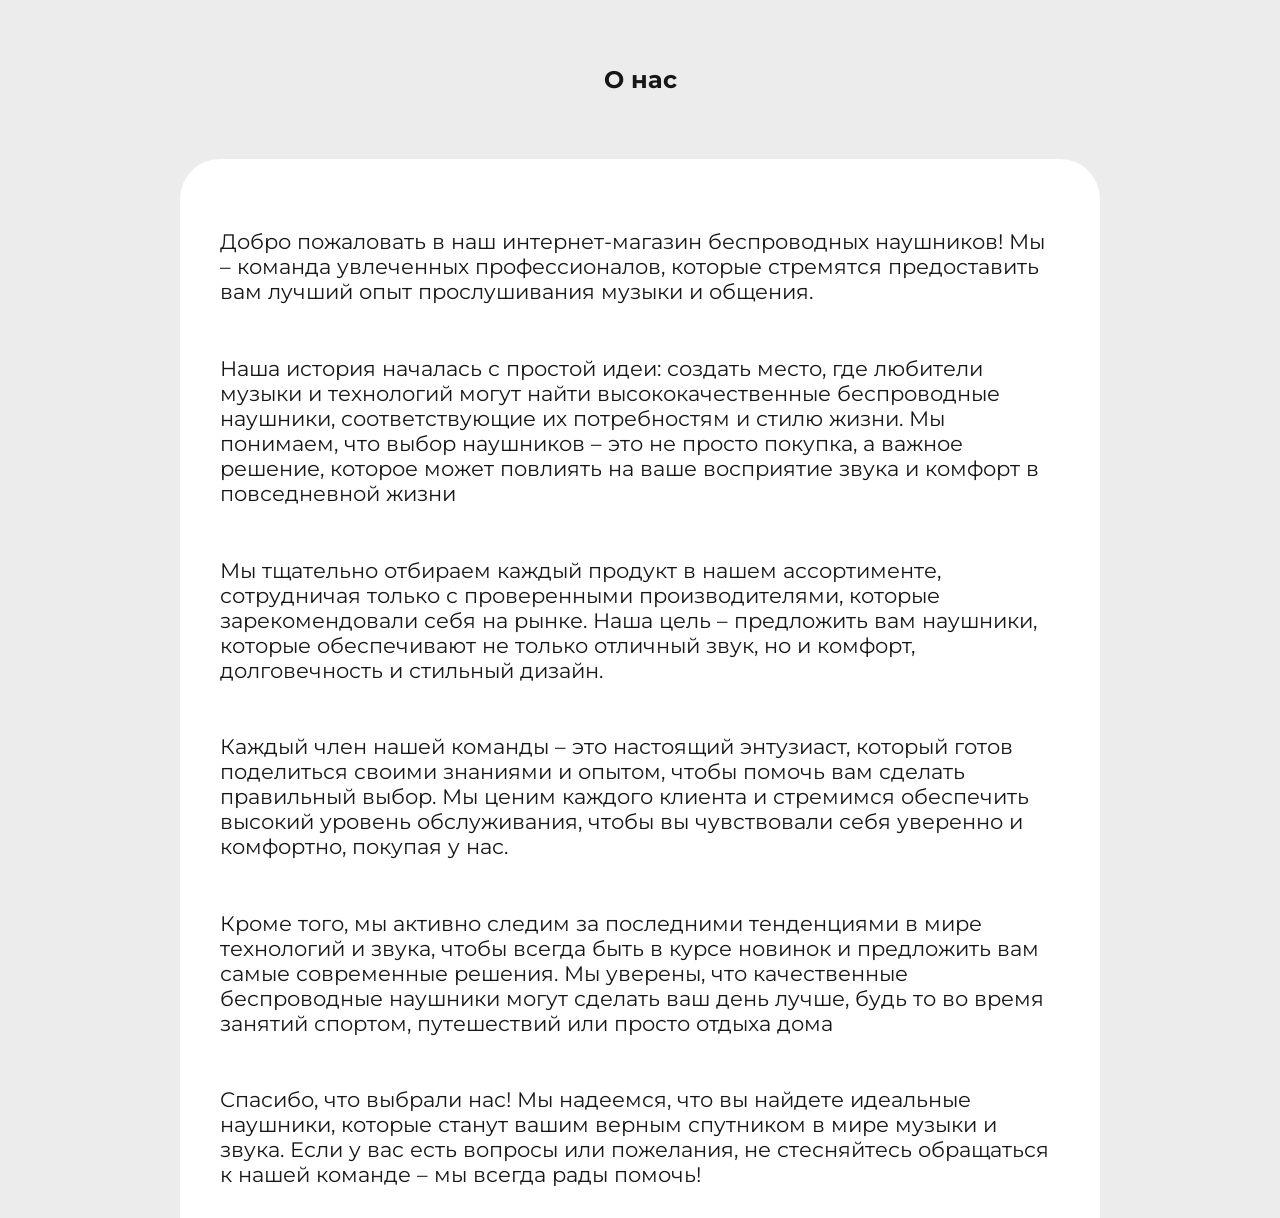
<file: aboutus.html>
<!DOCTYPE html>
<html lang="en">
<head>
    <meta charset="UTF-8">
    <meta name="viewport" content="width=device-width, initial-scale=1.0">
    <title>PowerTon | О нас</title>
    <link rel="stylesheet" href="about-us.css">
    <link rel="preconnect" href="https://fonts.googleapis.com">
    <link rel="preconnect" href="https://fonts.gstatic.com" crossorigin>
    <link href="https://fonts.googleapis.com/css2?family=Bruno+Ace&family=Montserrat:ital,wght@0,100..900;1,100..900&display=swap" rel="stylesheet">
    <link rel="preconnect" href="https://fonts.googleapis.com">
    <link rel="preconnect" href="https://fonts.gstatic.com" crossorigin>
    <link href="https://fonts.googleapis.com/css2?family=Bruno+Ace&family=Jura:wght@300..700&family=Montserrat:ital,wght@0,100..900;1,100..900&family=Roboto:ital,wght@0,100;0,300;0,400;0,500;0,700;0,900;1,100;1,300;1,400;1,500;1,700;1,900&display=swap" rel="stylesheet">
</head>
<body>
    <div class="main-about-us">
        <div class="header">
            <h3>О нас</h3>
        </div>
            <div class="main-about-us-text">
                <p>Добро пожаловать в наш интернет-магазин беспроводных наушников! Мы – команда увлеченных профессионалов, которые стремятся предоставить вам лучший опыт прослушивания музыки и общения.</p>
                <p>Наша история началась с простой идеи: создать место, где любители музыки и технологий могут найти высококачественные беспроводные наушники, соответствующие их потребностям и стилю жизни. Мы понимаем, что выбор наушников – это не просто покупка, а важное решение, которое может повлиять на ваше восприятие звука и комфорт в повседневной жизни</p>
                <p>Мы тщательно отбираем каждый продукт в нашем ассортименте, сотрудничая только с проверенными производителями, которые зарекомендовали себя на рынке. Наша цель – предложить вам наушники, которые обеспечивают не только отличный звук, но и комфорт, долговечность и стильный дизайн.</p>
                <p>Каждый член нашей команды – это настоящий энтузиаст, который готов поделиться своими знаниями и опытом, чтобы помочь вам сделать правильный выбор. Мы ценим каждого клиента и стремимся обеспечить высокий уровень обслуживания, чтобы вы чувствовали себя уверенно и комфортно, покупая у нас.</p>
                <p>Кроме того, мы активно следим за последними тенденциями в мире технологий и звука, чтобы всегда быть в курсе новинок и предложить вам самые современные решения. Мы уверены, что качественные беспроводные наушники могут сделать ваш день лучше, будь то во время занятий спортом, путешествий или просто отдыха дома</p>
                <p>Спасибо, что выбрали нас! Мы надеемся, что вы найдете идеальные наушники, которые станут вашим верным спутником в мире музыки и звука. Если у вас есть вопросы или пожелания, не стесняйтесь обращаться к нашей команде – мы всегда рады помочь!</p>
            </div>

    </div>
</body>
</html>
</file>
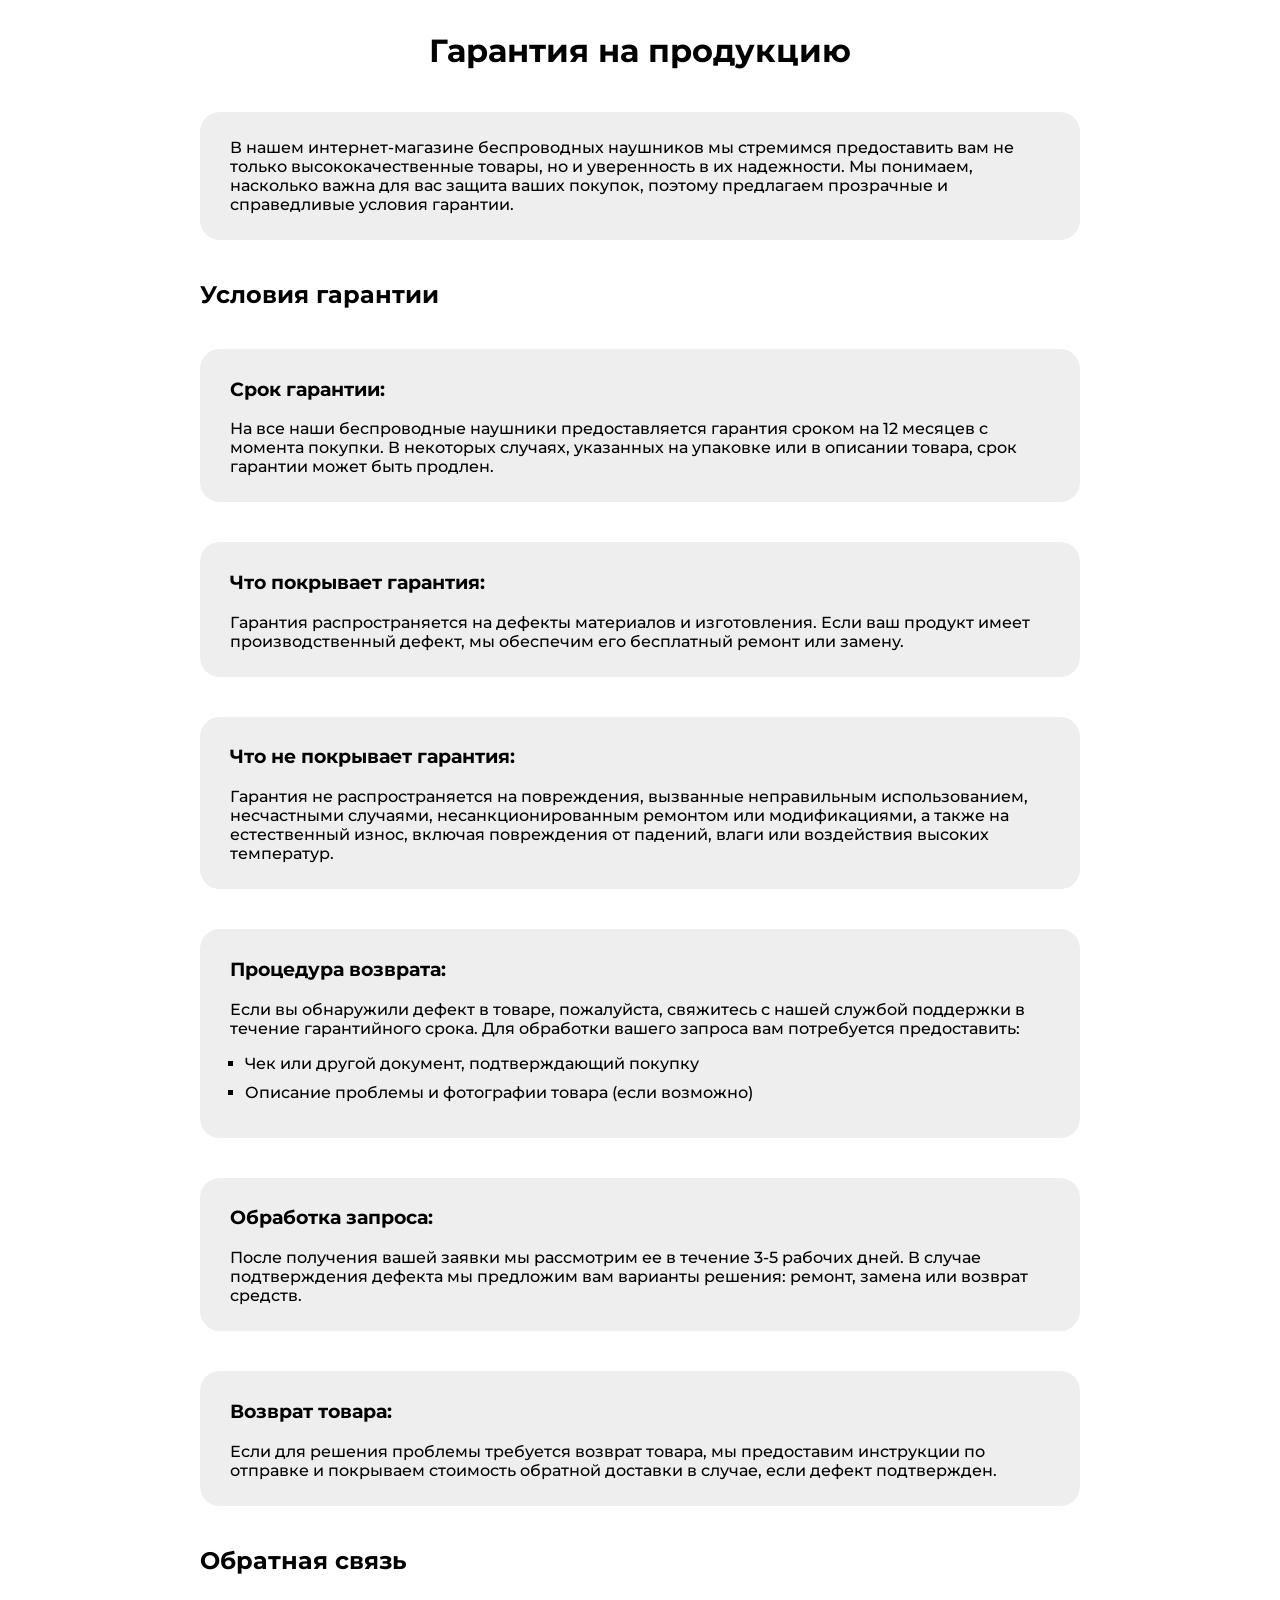
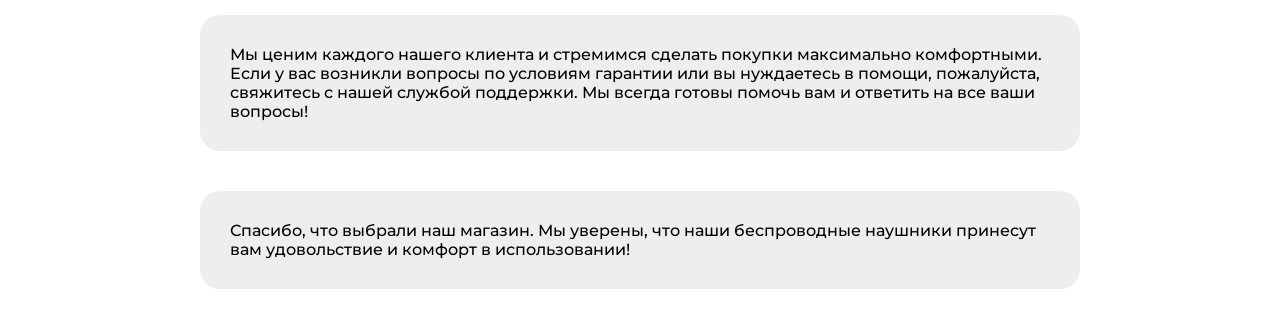
<file: guarantee.html>
<!DOCTYPE html>
<html lang="en">
<head>
    <meta charset="UTF-8">
    <meta name="viewport" content="width=device-width, initial-scale=1.0">
    <title>PowerTon | Страница гарантии</title>
    <link rel="stylesheet" href="guarantee-style.css">
    <link rel="preconnect" href="https://fonts.googleapis.com">
    <link rel="preconnect" href="https://fonts.gstatic.com" crossorigin>
    <link href="https://fonts.googleapis.com/css2?family=Bruno+Ace&family=Montserrat:ital,wght@0,100..900;1,100..900&display=swap" rel="stylesheet">
    <link rel="preconnect" href="https://fonts.googleapis.com">
    <link rel="preconnect" href="https://fonts.gstatic.com" crossorigin>
    <link href="https://fonts.googleapis.com/css2?family=Bruno+Ace&family=Jura:wght@300..700&family=Montserrat:ital,wght@0,100..900;1,100..900&family=Roboto:ital,wght@0,100;0,300;0,400;0,500;0,700;0,900;1,100;1,300;1,400;1,500;1,700;1,900&display=swap" rel="stylesheet">
</head>
<body>
    <div class="main-guarantee">
        <div class="header-guarantee">
            <h1>Гарантия на продукцию</h1>
        </div>
        <div class="subheading">
            <p>В нашем интернет-магазине беспроводных наушников мы стремимся предоставить вам не только высококачественные товары, но и уверенность в их надежности. Мы понимаем, насколько важна для вас защита ваших покупок, поэтому предлагаем прозрачные и справедливые условия гарантии.</p>
        </div>
        <div class="guaratee-main-text">
            <h2>Условия гарантии</h2>
                <div class="list-guaratee">
                <div class="list-1">
                    <h3>Срок гарантии:</h3>
                    <p>На все наши беспроводные наушники предоставляется гарантия сроком на 12 месяцев с момента покупки. В некоторых случаях, указанных на упаковке или в описании товара, срок гарантии может быть продлен.</p>
                </div>
                <div class="list-2">
                    <h3>Что покрывает гарантия:</h3>
                    <p>Гарантия распространяется на дефекты материалов и изготовления. Если ваш продукт имеет производственный дефект, мы обеспечим его бесплатный ремонт или замену.</p>
                </div>
                <div class="list-3">
                    <h3>Что не покрывает гарантия:</h3>
                    <p>Гарантия не распространяется на повреждения, вызванные неправильным использованием, несчастными случаями, несанкционированным ремонтом или модификациями, а также на естественный износ, включая повреждения от падений, влаги или воздействия высоких температур.</p>
                </div>
                <div class="list-4">
                    <h3>Процедура возврата:</h3>
                    <p>Если вы обнаружили дефект в товаре, пожалуйста, свяжитесь с нашей службой поддержки в течение гарантийного срока. Для обработки вашего запроса вам потребуется предоставить:</p>
                    <ul>
                        <li>Чек или другой документ, подтверждающий покупку</li>
                        <li>Описание проблемы и фотографии товара (если возможно)</li>
                    </ul>
                </div>
                <div class="list-5">
                    <h3>Обработка запроса:</h3>
                    <p>После получения вашей заявки мы рассмотрим ее в течение 3-5 рабочих дней. В случае подтверждения дефекта мы предложим вам варианты решения: ремонт, замена или возврат средств.</p>
                </div>
                <div class="list-6">
                    <h3>Возврат товара:</h3>
                    <p>Если для решения проблемы требуется возврат товара, мы предоставим инструкции по отправке и покрываем стоимость обратной доставки в случае, если дефект подтвержден.</p>
                </div>
            </div>
        
                <div class="footer-guarantee">
                    <h2>Обратная связь</h2>
                    <p>Мы ценим каждого нашего клиента и стремимся сделать покупки максимально комфортными. Если у вас возникли вопросы по условиям гарантии или вы нуждаетесь в помощи, пожалуйста, свяжитесь с нашей службой поддержки. Мы всегда готовы помочь вам и ответить на все ваши вопросы!</p>
                    <p>Спасибо, что выбрали наш магазин. Мы уверены, что наши беспроводные наушники принесут вам удовольствие и комфорт в использовании!</p>
                </div>
            </div>
    </div>
</body>
</html>
</file>
<file: about-us.css>
* {
    box-sizing: border-box;
}
body {
    margin: 0;
    background-color: #ececec;
}
.header {
    display: flex;
    justify-content: center;
    font-family: "Montserrat", serif;
    font-optical-sizing: auto;
    font-weight: 500;
    font-style: normal;
    font-size: 130%;
    padding: 20px 0px;
    margin: 20px 0px;
    color: #171717;
}
.main-about-us-text {
    display: flex;
    flex-wrap: wrap;
    font-family: "Montserrat", serif;
    font-optical-sizing: auto;
    font-weight: 400;
    font-style: normal;
    font-size: 130%;
    padding: 50px 40px 0px 40px;
    margin: 20px 180px 0px 180px;
    border-radius: 40px 40px 0px 0px;
    background-color: rgb(255, 255, 255);
    color: #171717;
}
.main-about-us-text p {
    padding-bottom: 10px;
}
@media screen and (max-width:1496) {
    .header {
        font-size: 120%;
    }
    .main-about-us-text {
        font-size: 120%;
        padding: 50px 30px 0px 30px;
        margin: 20px 140px 0px 140px;
    }
}
@media screen and (max-width: 1084px) {
    .main-about-us-text {
        font-size: 115%;
        padding: 40px 30px 0px 30px;
        margin: 20px 120px 0px 120px;
    }
}
@media screen and (max-width:794px) {
    .header {
        font-size: 110%;
    }
    .main-about-us-text {
        font-size: 110%;
        margin: 20px 100px 0px 100px;
    }
}
@media screen and (max-width:674px) {
    .main-about-us-text {
        border-radius: 20px 20px 0px 0px;
    }
    .header {
        font-size: 100%;
    }
    .main-about-us-text {
        font-size: 100%;
        margin: 20px 80px 0px 80px;
        padding: 30px 30px 0px 30px;
    }
}
@media screen and (max-width:500px) {
    .header {
        font-size: 90%;
    }
    .main-about-us-text {
        font-size: 90%;
        margin: 20px 60px 0px 60px;
        padding: 30px 30px 0px 30px;
    }
}
@media screen and (max-width:430px)  {
    .header {
        font-size: 80%;
    }
    .main-about-us-text {
        font-size: 80%;
        margin: 20px 40px 0px 40px;
        padding: 20px 30px 0px 30px;
    }
}
@media screen and (max-width:380px) {
    .header {
        font-size: 70%;
    }
    .main-about-us-text {
        font-size: 70%;
        margin: 20px 20px 0px 20px;
        padding: 10px 20px 0px 20px;
    }
}
@media screen and (max-width:280px)  {
    .header {
        font-size: 60%;
    }
    .main-about-us-text {
        font-size: 60%;
        margin: 20px 20px 0px 20px;
        padding: 10px 20px 0px 20px;
    }
}
@media screen and (max-width:226px)  {
    .main-about-us-text {
        border-radius: 15px 15px 0px 0px;
    }
    .header {
        font-size: 50%;
    }
    .main-about-us-text {
        font-size: 50%;

    }
    
}
</file>
<file: guarantee-style.css>
* {
    box-sizing: border-box;
}
body {
    margin: 0;
    background-color: #ffffff;
}
.body {
    margin: 0;
}
.header-guarantee {
    display: flex;
    justify-content: center;
    font-family: "Montserrat", serif;
    font-optical-sizing: auto;
    font-weight: 500;
    font-style: normal;
    margin-top: 10px;
}
.guaratee-main-text, .subheading {
    font-family: "Montserrat", serif;
    font-optical-sizing: auto;
    font-weight: 500;
    font-style: normal;
    margin: 20px 200px;
}
.subheading {
    padding: 10px 30px;
    border-radius: 20px;
    background-color: #EEEEEE;
    margin-bottom: 40px;
}
.guaratee-main-text h2 {
    margin-bottom: 40px; 
}
.list-1, .list-2, .list-3, .list-4,
.list-5, .list-6 {
    padding: 10px 30px;
    border-radius: 20px;
    background-color: #EEEEEE;
    margin-bottom: 40px;
}
.footer-guarantee p {
    padding: 30px 30px;
    border-radius: 20px;
    background-color: #EEEEEE;
    margin-bottom: 40px;
}
.list-4 ul {
    padding-left: 15px;
    list-style-type:square
}
.list-4 li{
    padding-bottom: 10px;
}
@media screen and (max-width:863px) {
    .header-guarantee {
        font-size: 80%;
    }
    .guaratee-main-text {
        margin: 20px 150px;
    }
    .subheading {
        margin: 20px 150px;
    }
    .guaratee-main-text h2 {
        font-size: 120%;
    } 
    .guaratee-main-text h3 {
        font-size: 100%;
    }
    .guaratee-main-text p {
        font-size: 90%;
    }
    ul {
        font-size: 90%;
    }
    .subheading {
        font-size: 90%;
    }
}
@media screen and (max-width:667px) {
    .header-guarantee {
        font-size: 70%;
    }
    .guaratee-main-text {
        margin: 20px 130px;
    }
    .subheading {
        margin: 20px 130px;
    }
    .guaratee-main-text h2 {
        font-size: 110%;
    } 
    .guaratee-main-text h3 {
        font-size: 90%;
    }
    .guaratee-main-text p {
        font-size: 80%;
    }
    ul {
        font-size: 80%;
    }
    .subheading {
        font-size: 80%;
    }
}
@media screen and (max-width:578px) {
    .header-guarantee {
        font-size: 60%;
    }
    .guaratee-main-text {
        margin: 20px 100px;
    }
    .subheading {
        margin: 20px 100px;
    }
    .guaratee-main-text h2 {
        font-size: 100%;
    } 
    .guaratee-main-text h3 {
        font-size: 80%;
    }
    .guaratee-main-text p {
        font-size: 70%;
    }
    ul {
        font-size: 70%;
    }
    .subheading {
        font-size: 70%;
    }
}
@media screen and (max-width:467px) {
    .header-guarantee {
        font-size: 50%;
    }
    .guaratee-main-text {
        margin: 20px 70px;
    }
    .subheading {
        margin: 20px 70px;
    }
    .guaratee-main-text h2 {
        font-size: 90%;
    } 
    .guaratee-main-text h3 {
        font-size: 70%;
    }
    .guaratee-main-text p {
        font-size: 60%;
    }
    ul {
        font-size: 60%;
    }
    .subheading {
        font-size: 60%;
    }
}
@media screen and (max-width:385px) {
    .header-guarantee {
        font-size: 40%;
    }
    .guaratee-main-text {
        margin: 15px 50px;
    }
    .subheading {
        margin: 15px 50px;
    }
    .guaratee-main-text h2 {
        font-size: 80%;
        margin-bottom: 20px;
    } 
    .guaratee-main-text h3 {
        font-size: 60%;
    }
    .guaratee-main-text p {
        font-size: 50%;
    }
    ul {
        font-size: 50%;
    }
    .subheading {
        font-size: 50%;
        padding: 10px 15px;
    }
    .list-1, .list-2, .list-3, 
    .list-4, .list-5, .list-6 {
        padding: 10px 15px;
    }
    .list-6 {
        margin-bottom: 20px;
    }
    .footer-guarantee p {
        padding: 20px 15px;
    }
}
@media screen and (max-width:274px) {
    .header-guarantee {
        font-size: 40%;
    }
    .guaratee-main-text {
        margin: 15px 30px;
    }
    .subheading {
        margin: 15px 30px;
    }
    .guaratee-main-text h2 {
        font-size: 70%;
    } 
    .guaratee-main-text h3 {
        font-size: 60%;
    }
    .guaratee-main-text p {
        font-size: 50%;
    }
    ul {
        font-size: 50%;
    }
    .subheading {
        font-size: 50%;
    }
}
@media screen and (max-width:204px) {
    .header-guarantee {
        font-size: 30%;
    }
    .guaratee-main-text h2 {
        font-size: 60%;
    } 
    .guaratee-main-text h3 {
        font-size: 50%;
    } 
    .guaratee-main-text p {
        font-size: 40%;
    } 
}
</file>
